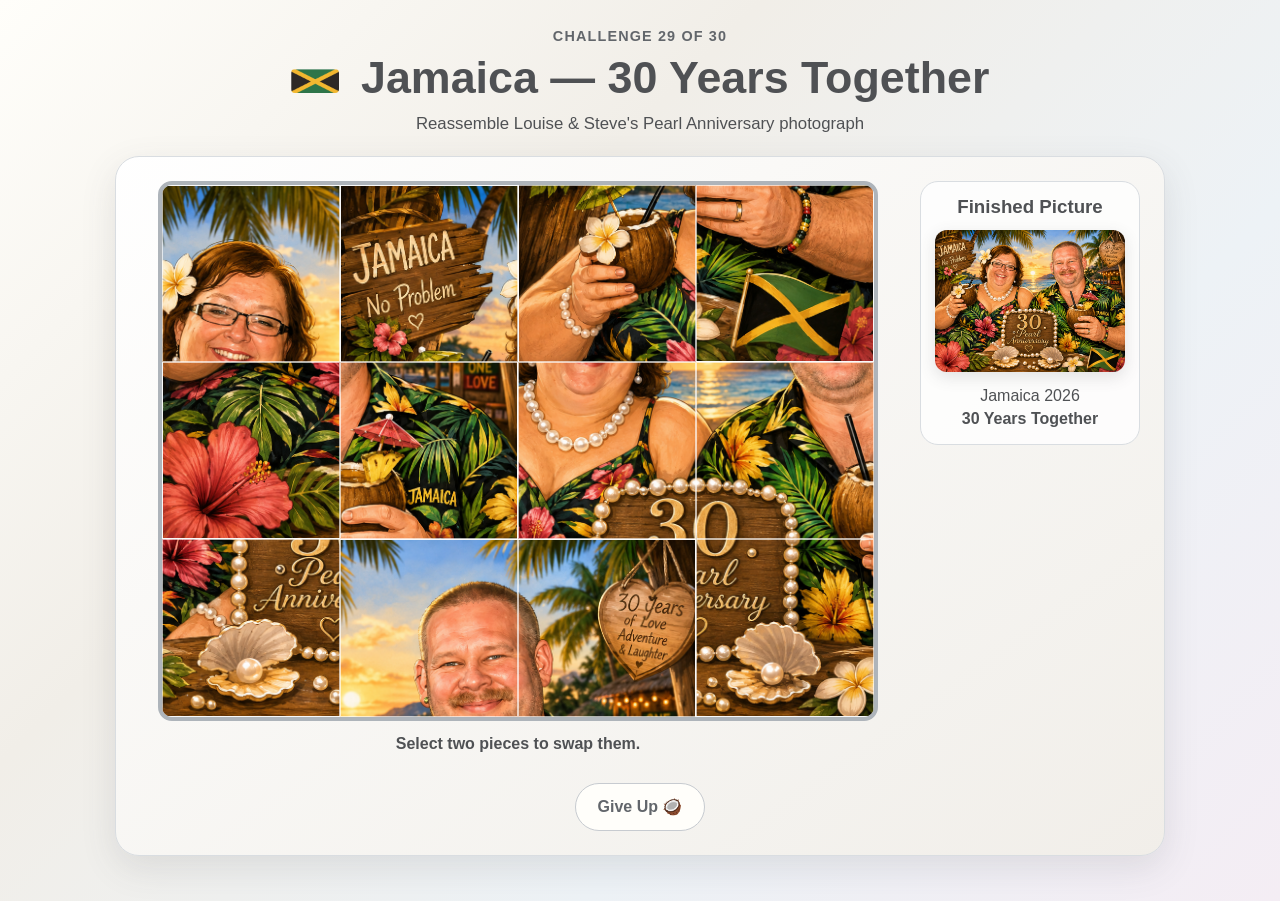
<file: games/jamaica-jigsaw/index.html>
<!DOCTYPE html>
<html lang="en">
<head>
    <meta charset="UTF-8">

    <meta
        name="viewport"
        content="width=device-width, initial-scale=1.0"
    >

    <title>Challenge 29 - Jamaica</title>

    <link rel="stylesheet" href="styles.css">
</head>

<body>

    <main class="app-shell">

        <header class="hero">

            <p class="eyebrow">
                Challenge 29 of 30
            </p>

        <h1>
            <img
            src="assets/jamaica-flag.jpg"
            alt="Jamaica flag"
            class="jamaica-flag"
        >
        Jamaica — 30 Years Together
        </h1>

            <p class="subtitle">
                Reassemble Louise & Steve's
                Pearl Anniversary photograph
            </p>

        </header>


        <section class="game-card">

            <div class="photo-puzzle-game">

                <div class="photo-puzzle-layout">

                    <div>

                        <div
                            id="puzzleGrid"
                            class="photo-puzzle-grid"
                        ></div>

                        <p
                            id="puzzleMessage"
                            class="photo-puzzle-help"
                        >
                            Select two pieces to swap them.
                        </p>

                    </div>


                    <aside class="photo-preview-card">

                        <h3>Finished Picture</h3>

                        <img
                            src="assets/jamaica-pearl-anniversary.png"
                            alt="Jamaica 2026 - 30 Years Together"
                        >

                        <p>
                            Jamaica 2026<br>
                            <strong>30 Years Together</strong>
                        </p>

                    </aside>

                </div>


                <div class="actions">

                    
                    <button
                        id="giveUp"
                        class="secondary"
                        type="button"
                    >
                        Give Up 🥥
                    </button>

                </div>

            </div>

        </section>


        
        <section
            id="resultPanel"
            class="result-panel hidden"
        >

            <h2 id="resultTitle"></h2>

            <p id="resultText"></p>

            <button
                id="continueButton"
                class="primary"
                type="button"
            >
                Continue to Final Challenge ➜
            </button>

        </section>

    </main>


    <script src="game.js"></script>

</body>
</html>
</file>
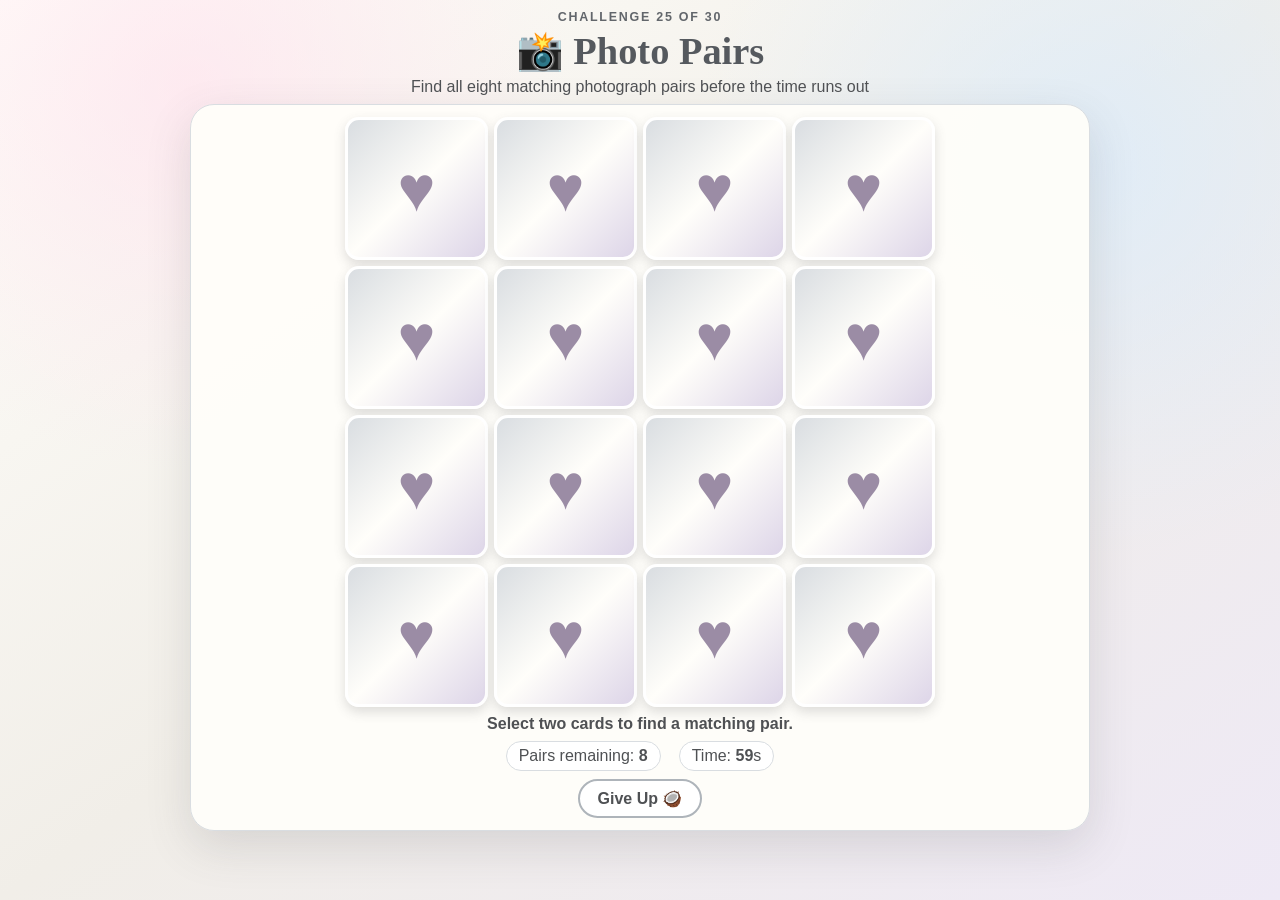
<file: games/pairs/index.html>
<!DOCTYPE html>
<html lang="en">

<head>
    <meta charset="UTF-8">

    <meta
        name="viewport"
        content="width=device-width, initial-scale=1"
    >

    <title>Challenge 24 - Pairs</title>

    <link
        rel="stylesheet"
        href="styles.css"
    >
</head>

<body>

    <main class="pairs-page">

        <header class="pairs-header">

            <p class="eyebrow">
                Challenge 25 of 30
            </p>

            <h1>📸 Photo Pairs</h1>

            <p class="subtitle">
                Find all eight matching photograph pairs before the time runs out
            </p>

        </header>

        <section class="pairs-card">

            <div
                id="pairsGrid"
                class="pairs-grid"
                aria-label="Sixteen memory cards"
            ></div>

            <p
                id="pairsMessage"
                class="pairs-message"
            >
                Select two cards to find a matching pair.
            </p>

            <div class="pairs-status">

                <span>
                    Pairs remaining:
                    <strong id="pairsRemaining">8</strong>
                </span>

                <span>
                    Time:
                    <strong id="timer">60</strong>s
                </span>

            </div>

            <div class="actions">

                <button
                    id="giveUpButton"
                    class="secondary"
                    type="button"
                >
                    Give Up 🥥
                </button>

            </div>

            
        </section>

        <section
            id="resultPanel"
            class="result-panel hidden"
        >

            <h2 id="resultTitle"></h2>

            <p id="resultText"></p>

            <button
                id="keepPlayingButton"
                class="primary hidden"
                type="button"
            >
            Keep Playing
            </button>

            <button
                id="continueButton"
                class="primary"
                type="button"
            >
                Continue Challenge ➜
            </button>

        </section>

    </main>

    <script src="game.js"></script>

</body>

</html>
</file>
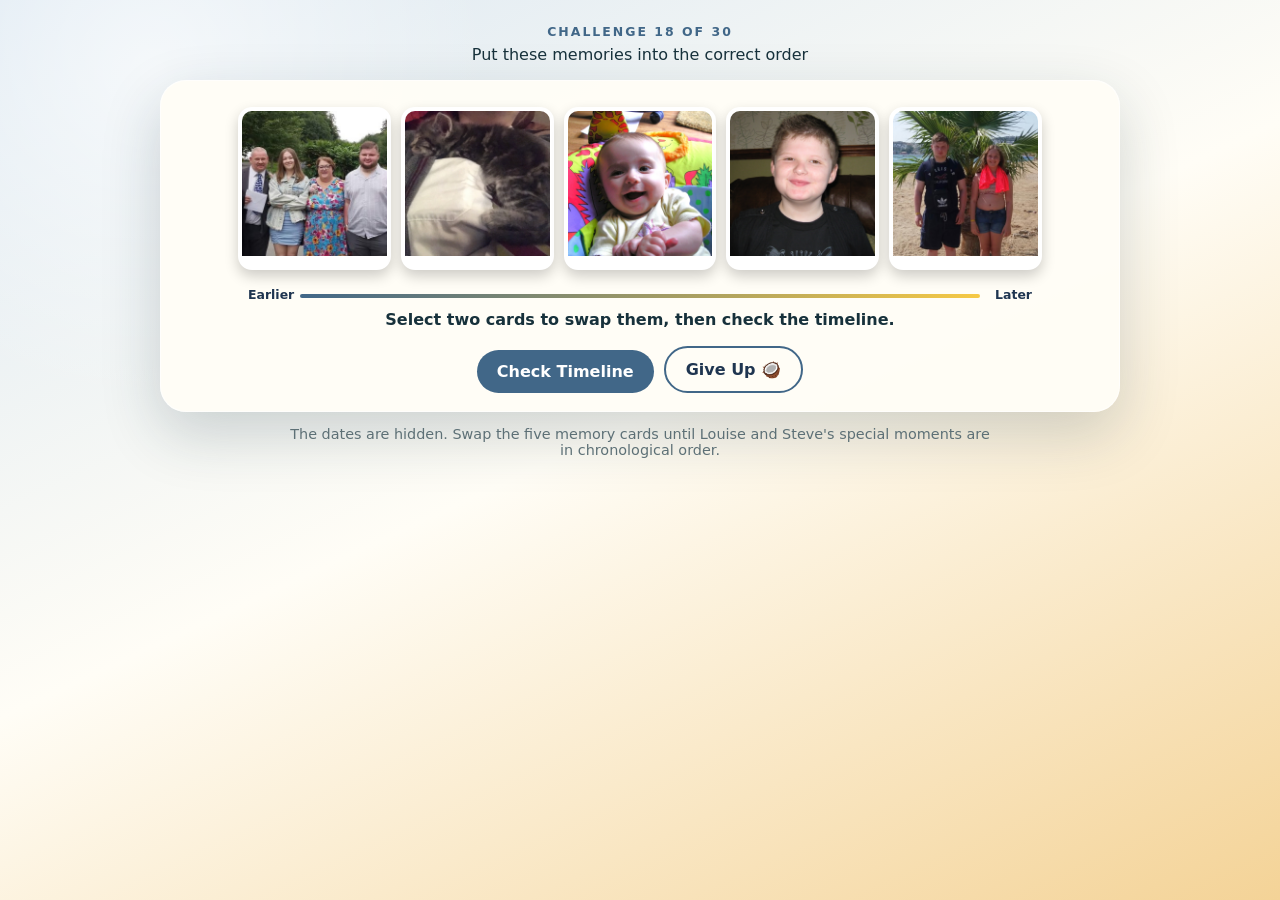
<file: games/timeline/index.html>
<!DOCTYPE html>
<html lang="en">
<head>
    <meta charset="UTF-8">

    <meta
        name="viewport"
        content="width=device-width, initial-scale=1.0"
    >

    <title>Challenge 18 - Through the Years</title>

    <link rel="stylesheet" href="styles.css">
</head>

<body>

    <main class="app-shell">

        <header class="hero">

            <p class="eyebrow">
                Challenge 18 of 30
            </p>

            <h1 style="display:none;">Through the Years</h1>

            <p class="subtitle">
                Put these memories into the correct order
            </p>

        </header>


        <section class="game-card">

            <div class="timeline-game">


                <p class="mobile-timeline-instruction">
                    Choose a number for each memory<br>
                    <strong>1 = Earliest &nbsp; • &nbsp; 5 = Latest</strong>
                </p>

                <div
                    id="timelineCards"
                    class="timeline-cards"
                >
                <div
                    id="mobileTimelineActions"
                    class="mobile-timeline-actions"
                ></div>
            </div>


                <div class="timeline-line">
                    <span>Earlier</span>
                    <span>Later</span>
                </div>


                <p
                    id="timelineMessage"
                    class="timeline-message"
                >
                    Select two memory cards to swap them.
                </p>


                <div class="actions">

                    <button
                        id="checkTimeline"
                        class="primary timeline-check-button"
                        type="button"
                    >
                        Check Timeline
                    </button>

                    <button
                        id="giveUp"
                        class="secondary"
                        type="button"
                    >
                        Give Up 🥥
                    </button>

                </div>

            </div>

        </section>


        <p class="hint">
            The dates are hidden. Swap the five memory cards
            until Louise and Steve's special moments are in
            chronological order.
        </p>


        <section
            id="resultPanel"
            class="result-panel hidden"
        >

            <h2 id="resultTitle"></h2>

            <p id="resultText"></p>

            <button
                id="continueButton"
                class="primary"
                type="button"
            >
                Continue the Anniversary Challenge
            </button>

        </section>

    </main>


    <script src="game.js"></script>

</body>
</html>
</file>
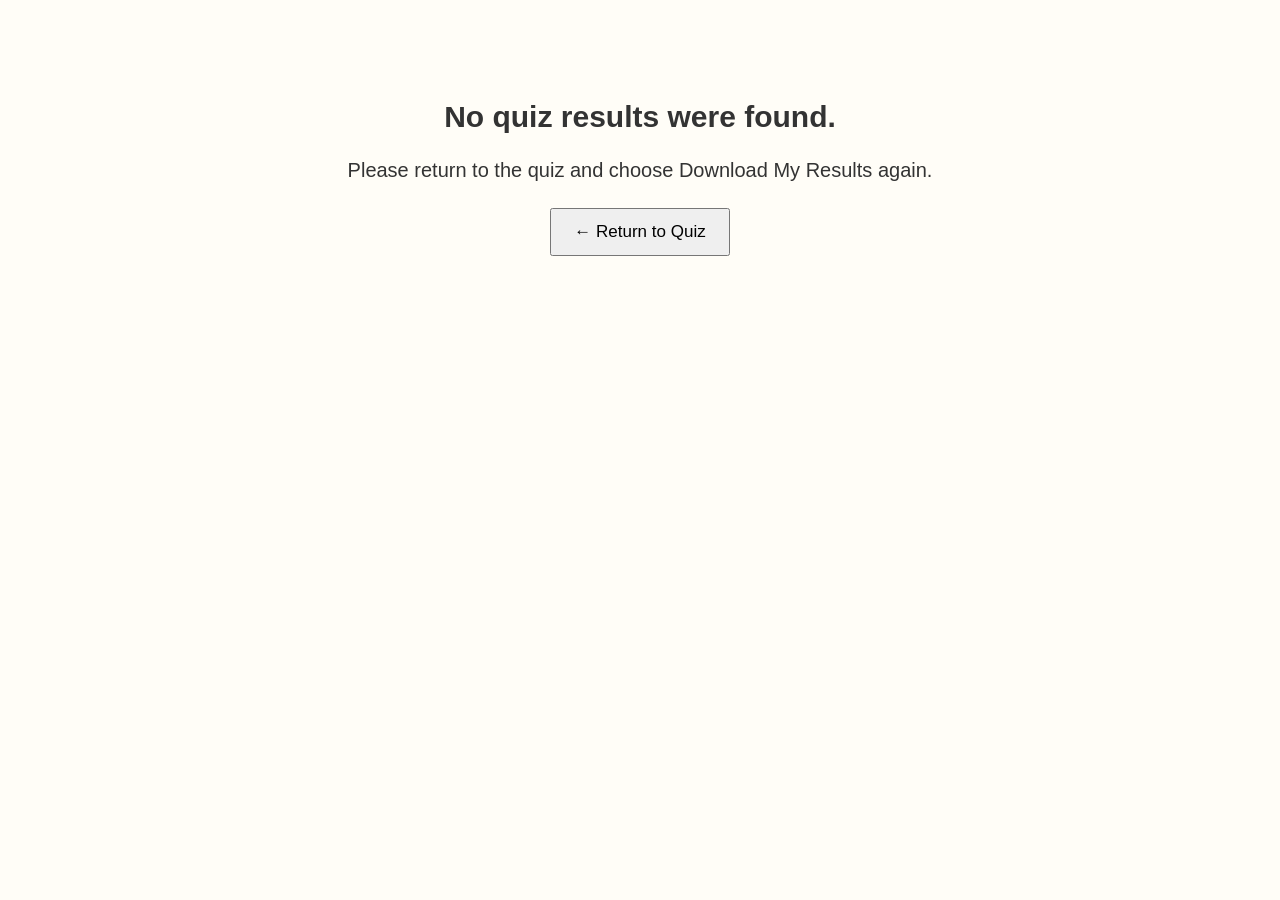
<file: results.html>
<!DOCTYPE html>
<html lang="en">

<head>
    <meta charset="UTF-8">

    <meta
        name="viewport"
        content="width=device-width, initial-scale=1.0"
    >

    <title>Pearl Anniversary Quiz Results</title>

    <style>

        body {
            font-family: Arial, sans-serif;
            max-width: 800px;
            margin: 30px auto;
            padding: 20px;
            color: #333;
            background: #fffdf7;
        }

        .results-sheet {
            border: 4px solid #d4af37;
            padding: 30px;
            border-radius: 15px;
            background: white;
        }

        h1 {
            color: #8a6515;
            text-align: center;
            font-size: 1.8rem;
        }

        .score {
            text-align: center;
            font-size: 26px;
            font-weight: bold;
            color: #8a6515;
            margin: 20px 0;
        }

        .question-result {
            border-bottom: 1px solid #ccc;
            padding: 15px 0;
            page-break-inside: avoid;
        }

        .question-result h3 {
            color: #8a6515;
        }

        .correct {
            color: #198754;
            font-weight: bold;
        }

        .incorrect {
            color: #b02a37;
            font-weight: bold;
        }

        .footer {
            text-align: center;
            margin-top: 30px;
            font-style: italic;
        }

        .results-buttons {
            text-align: center;
            margin: 25px 0;
        }

        button {
            margin: 6px;
            padding: 12px 22px;
            font-size: 17px;
            cursor: pointer;
        }

        .no-results {
            text-align: center;
            font-size: 20px;
            margin-top: 50px;
        }

        @media print {

            .results-buttons {
                display: none;
            }

            body {
                margin: 0;
                padding: 0;
            }

            .results-sheet {
                border: none;
            }
        }

    </style>
</head>

<body>

    <div id="resultsContainer"></div>

    <script>

        const savedResults =
            localStorage.getItem("pearlQuizResults");

        const container =
            document.getElementById("resultsContainer");

        if (!savedResults) {

            container.innerHTML = `
                <div class="no-results">
                    <h2>No quiz results were found.</h2>

                    <p>
                        Please return to the quiz and choose
                        Download My Results again.
                    </p>

                    <button onclick="window.close()">
                        ← Return to Quiz
                    </button>
                </div>
            `;

        } else {

            const data = JSON.parse(savedResults);

            let questionResults = "";

            data.results.forEach((result, index) => {

    if (result.type === "game") {

        questionResults += `
            <div class="question-result">

                <h3>
                    Challenge ${index + 1}: ${result.name}
                </h3>

                <p class="${result.result === "cocktail"
                    ? "correct"
                    : "incorrect"}">

                    ${result.result === "cocktail"
                        ? "🍹 Cocktail"
                        : "🥥 Coconut"}

                </p>

            </div>
        `;

    } else {

        questionResults += `
            <div class="question-result">

                <h3>
                    Challenge ${index + 1}: ${result.question}
                </h3>

                <p>
                    <strong>Your answer:</strong>
                    ${result.selectedAnswer}
                </p>

                <p>
                    <strong>Correct answer:</strong>
                    ${result.correctAnswer}
                </p>

                <p class="${result.result === "cocktail"
                    ? "correct"
                    : "incorrect"}">

                    ${result.result === "cocktail"
                        ? "🍹 Cocktail"
                        : "🥥 Coconut"}

                </p>

            </div>
        `;
    }
});

            container.innerHTML = `

                <div class="results-sheet">

                    <h1>
                        🥂 Louise & Steve’s
                        Pearl Anniversary Challenge 🥂
                    </h1>

                    <div class="score">

                        ${data.playerName}<br>

                        🍹 ${data.cocktails}
                        ${data.cocktails === 1 ? "Cocktail" : "Cocktails"}
                        &nbsp; · &nbsp;
                        🥥 ${data.coconuts}
                        ${data.coconuts === 1 ? "Coconut" : "Coconuts"}

                    </div>

                    ${questionResults}

                    <div class="footer">

                        🤍 Thank you for celebrating
                        Louise & Steve’s<br>
                        Pearl Wedding Anniversary.

                    </div>

                </div>

                <div class="results-buttons">

                    <button onclick="window.print()">
                        🖨️ Print / Save as PDF
                    </button>

                    <button onclick="window.close()">
                        ← Return to Quiz
                    </button>

                </div>
            `;
        }

    </script>

</body>

</html>
</file>
<file: games/jamaica-jigsaw/styles.css>
* {
    box-sizing: border-box;
}

body {
    margin: 0;
    min-height: 100vh;
    font-family: Arial, Helvetica, sans-serif;
    color: #4f5154;

    background:
        linear-gradient(
            135deg,
            #fffefa 0%,
            #f1eee8 35%,
            #edf2f6 68%,
            #f4edf4 100%
        );
}

.app-shell {
    width: min(100% - 24px, 1050px);
    margin: 0 auto;
    padding: 28px 0 45px;
}

.hero {
    text-align: center;
    margin-bottom: 22px;
}

.eyebrow {
    margin: 0 0 8px;
    font-size: 0.9rem;
    font-weight: 700;
    letter-spacing: 0.08em;
    text-transform: uppercase;
    color: #62666b;
}

.hero h1 {
    margin: 0;
    font-size: clamp(1.8rem, 5vw, 2.8rem);
    line-height: 1.15;
}

.subtitle {
    margin: 10px 0 0;
    font-size: 1.05rem;
}

.game-card {
    padding: 24px;
    border: 1px solid #d9dde1;
    border-radius: 24px;

    background:
        linear-gradient(
            145deg,
            rgba(255, 255, 255, 0.96),
            rgba(241, 238, 232, 0.92)
        );

    box-shadow:
        0 12px 35px rgba(79, 81, 84, 0.13);
}

.photo-puzzle-layout {
    display: grid;
    grid-template-columns: minmax(0, 1fr) 220px;
    gap: 24px;
    align-items: start;
}

/* ==============================
   12-piece jigsaw
   4 columns × 3 rows
   ============================== */

.photo-puzzle-grid {
    display: grid;
    grid-template-columns: repeat(4, 1fr);

    width: 100%;
    max-width: 720px;
    aspect-ratio: 4 / 3;

    margin: 0 auto;

    border: 4px solid #aeb4ba;
    border-radius: 14px;
    overflow: hidden;

    background: #d9dde1;
}

.puzzle-piece {
    position: relative;
    width: 100%;
    height: 100%;

    border: 1px solid rgba(255, 255, 255, 0.65);

    background-image:
        url("assets/jamaica-pearl-anniversary.png");

    background-repeat: no-repeat;
    background-size: 400% 300%;

    cursor: pointer;

    transition:
        transform 0.15s ease,
        box-shadow 0.15s ease,
        filter 0.15s ease;
}

.puzzle-piece:hover {
    filter: brightness(1.06);
}

.puzzle-piece.selected {
    z-index: 2;

    box-shadow:
        inset 0 0 0 5px #f0c94d;

    transform: scale(0.96);
}

.puzzle-piece.correct {
    box-shadow:
        inset 0 0 0 4px #4caf50;
}

.puzzle-piece.wrong {
    box-shadow:
        inset 0 0 0 4px #d9534f;
}
/* Hide the piece lines once the jigsaw is complete */
.photo-puzzle-grid.completed .puzzle-piece {
    border: none;
}
.photo-puzzle-help {
    min-height: 24px;
    margin: 14px 0 0;
    text-align: center;
    font-weight: 700;
}

/* ==============================
   Preview
   ============================== */

.photo-preview-card {
    padding: 14px;

    border: 1px solid #d9dde1;
    border-radius: 18px;

    background: rgba(255, 255, 255, 0.78);

    text-align: center;
}

.photo-preview-card h3 {
    margin: 0 0 12px;
}

.photo-preview-card img {
    display: block;
    width: 100%;
    height: auto;

    border-radius: 12px;

    box-shadow:
        0 5px 16px rgba(79, 81, 84, 0.16);
}

.photo-preview-card p {
    margin: 12px 0 0;
    line-height: 1.45;
}

/* ==============================
   Buttons
   ============================== */

.actions {
    display: flex;
    justify-content: center;
    flex-wrap: wrap;
    gap: 12px;

    margin-top: 24px;
}

button {
    font: inherit;
}

.primary,
.secondary {
    min-height: 48px;
    padding: 11px 22px;

    border-radius: 999px;

    font-weight: 700;
    cursor: pointer;
}

.primary {
    border: 1px solid #8f969c;

    background:
        linear-gradient(
            135deg,
            #d9dde1,
            #fffefa
        );

    color: #3f4245;
}

.secondary {
    border: 1px solid #c7cbd0;
    background: #fffefa;
    color: #62666b;
}

.primary:hover,
.secondary:hover {
    transform: translateY(-1px);
}

.primary:disabled,
.secondary:disabled {
    cursor: default;
    opacity: 0.55;
    transform: none;
}

/* ==============================
   Hint and result
   ============================== */

.hint {
    max-width: 760px;
    margin: 18px auto 0;

    text-align: center;
    line-height: 1.5;
    color: #62666b;
}

.result-panel {
    margin-top: 22px;
    padding: 22px;

    border: 1px solid #d9dde1;
    border-radius: 20px;

    background: rgba(255, 255, 255, 0.88);

    text-align: center;

    box-shadow:
        0 8px 24px rgba(79, 81, 84, 0.1);
}

.result-panel h2 {
    margin-top: 0;
}

.hidden {
    display: none !important;
}

/* ==============================
   Mobile
   ============================== */

@media (max-width: 700px) {

    .app-shell {
        width: min(100% - 16px, 1050px);
        padding-top: 18px;
    }

    .game-card {
        padding: 14px;
        border-radius: 18px;
    }

    .photo-puzzle-layout {
        display: flex;
        flex-direction: column;
        gap: 18px;
    }

    .photo-puzzle-layout > div {
        width: 100%;
    }

    .photo-puzzle-grid {
        width: 100%;
        max-width: 100%;
    }

    .photo-preview-card {
        width: min(100%, 300px);
        margin: 0 auto;
    }

    .actions {
        margin-top: 18px;
    }

    .primary,
    .secondary {
        width: 100%;
    }
}
.jamaica-flag {
    width: 48px;
    height: auto;
    vertical-align: middle;
    margin-right: 10px;
    border-radius: 4px;
}
</file>
<file: games/pairs/styles.css>
* {
    box-sizing: border-box;
}

:root {
    --silver-deep: #62666b;
    --silver: #aeb4ba;
    --silver-light: #d9dde1;
    --pearl: #f1eee8;
    --ivory: #fffefa;
    --text: #4f5154;
}

body {
    margin: 0;
    min-height: 100vh;
    padding: 24px 12px 40px;

    font-family:
        Arial,
        Helvetica,
        sans-serif;

    color: var(--text);

    background:
        radial-gradient(
            circle at 15% 10%,
            rgba(255, 220, 235, 0.55),
            transparent 28%
        ),
        radial-gradient(
            circle at 85% 18%,
            rgba(215, 235, 255, 0.65),
            transparent 30%
        ),
        linear-gradient(
            145deg,
            #fffefa,
            #f1eee8 50%,
            #eee9f5
        );
}

.pairs-page {
    width: min(900px, 96vw);
    margin: 0 auto;
}

.pairs-header {
    margin-bottom: 18px;
    text-align: center;
}

.eyebrow {
    margin: 0 0 8px;

    color: var(--silver-deep);

    font-size: 0.78rem;
    font-weight: 800;

    text-transform: uppercase;
    letter-spacing: 0.14em;
}

h1 {
    margin: 0;

    color: #55595e;

    font-family: Georgia, serif;
    font-size: clamp(2rem, 5vw, 3rem);
}

.subtitle {
    margin: 8px 0 0;
    font-size: 1rem;
}

.pairs-card {
    padding: 22px;

    border: 1px solid var(--silver-light);
    border-radius: 24px;

    background: rgba(255, 254, 250, 0.94);

    box-shadow:
        0 16px 45px rgba(80, 80, 90, 0.16);
}

.pairs-grid {
    display: grid;
    grid-template-columns: repeat(4, 1fr);

    width: min(
        100%,
        700px,
        calc((100vh - 300px) * 1)
    );

    margin: 0 auto;

    gap: 8px;
}

.pairs-card-button {
    position: relative;

    aspect-ratio: 1;

    padding: 0;
    overflow: hidden;

    border: 3px solid #ffffff;
    border-radius: 14px;

    background:
        linear-gradient(
            135deg,
            #d9dde1,
            #fffefa,
            #ddd5e8
        );

    cursor: pointer;

    box-shadow:
        0 5px 12px rgba(70, 70, 80, 0.18);

    transition:
        transform 0.18s,
        box-shadow 0.18s;
}

.pairs-card-button::after {
    content: "♥";

    position: absolute;
    inset: 0;

    display: grid;
    place-items: center;

    color: #9b8ca5;

    font-size: clamp(2rem, 6vw, 4rem);
}

.pairs-card-button:hover {
    transform: translateY(-2px);
}

.pairs-card-button.flipped {
    background-image: var(--pair-image);
    background-size: cover;
    background-position: center;
}

.pairs-card-button.flipped::after {
    display: none;
}

.pairs-card-button.matched {
    border-color: #8ea99b;

    box-shadow:
        0 0 0 3px rgba(142, 169, 155, 0.25);
}

.pairs-message {
    min-height: 24px;

    margin: 18px 0 10px;

    font-weight: 700;
    text-align: center;
}

.pairs-status {
    display: flex;
    flex-wrap: wrap;
    justify-content: center;

    gap: 18px;

    text-align: center;
}

.pairs-status span {
    padding: 8px 14px;

    border: 1px solid var(--silver-light);
    border-radius: 999px;

    background: #ffffff;
}

.actions {
    display: flex;
    justify-content: center;

    margin-top: 18px;
}

button {
    font: inherit;
}

.primary,
.secondary {
    padding: 11px 20px;

    border-radius: 999px;

    cursor: pointer;
    font-weight: 800;
}

.primary {
    border: 0;

    background: var(--silver-deep);
    color: #ffffff;
}

.secondary {
    border: 2px solid var(--silver);

    background: #ffffff;
    color: var(--text);
}

.hint {
    margin: 14px 0 0;

    color: #74777b;

    font-size: 0.88rem;
    text-align: center;
}

.result-panel {
    width: min(600px, 94vw);

    margin: 20px auto 0;
    padding: 22px;

    border: 1px solid var(--silver-light);
    border-radius: 20px;

    background: var(--ivory);

    text-align: center;

    box-shadow:
        0 12px 35px rgba(80, 80, 90, 0.14);
}

.result-panel h2 {
    margin-top: 0;
}

.hidden {
    display: none !important;
}

@media (max-width: 600px) {

    body {
        padding: 14px 8px 28px;
    }

    .pairs-card {
        padding: 12px;
    }

    .pairs-grid {
        gap: 6px;
    }

    .pairs-card-button {
        border-width: 2px;
        border-radius: 9px;
    }

    .pairs-status {
        gap: 8px;
    }
}
@media (min-width: 601px) and (max-height: 900px) {

    body {
        padding-top: 10px;
        padding-bottom: 10px;
    }

    .pairs-header {
        margin-bottom: 8px;
    }

    .eyebrow {
        margin-bottom: 4px;
    }

    h1 {
        font-size: 2.4rem;
    }

    .subtitle {
        margin-top: 4px;
    }

    .pairs-card {
        padding: 12px 18px;
    }

    .pairs-grid {
        width: min(
            100%,
            620px,
            calc(100vh - 310px)
        );

        gap: 6px;
    }

    .pairs-message {
        margin: 8px 0 6px;
        min-height: 20px;
    }

    .pairs-status span {
        padding: 5px 12px;
    }

    .actions {
        margin-top: 8px;
    }

    .primary,
    .secondary {
        padding: 8px 18px;
    }

    .hint {
        margin-top: 7px;
    }
}
</file>
<file: games/timeline/styles.css>
* {
    box-sizing: border-box;
}

:root {
    --ink: #17313b;
    --paper: #fffdf6;
    --sea: #416788;
    --sea-dark: #1f3550;
    --gold: #f6c945;
    --green: #2d8b57;
}

body {
    margin: 0;
    min-height: 100vh;

    font-family:
        Inter,
        system-ui,
        -apple-system,
        "Segoe UI",
        sans-serif;

    color: var(--ink);

    background:
        radial-gradient(
            circle at 12% 8%,
            rgba(255, 255, 255, 0.65),
            transparent 24%
        ),
        linear-gradient(
            155deg,
            #dce8f2,
            #fffdf6 48%,
            #f4d397
        );
}

.app-shell {
    width: min(960px, 94vw);
    margin: auto;
    padding: 24px 0 48px;
}

.hero {
    margin-bottom: 16px;
    text-align: center;
}

.hero h1 {
    margin: 2px 0 4px;

    font-family: Georgia, serif;
    font-size: clamp(2rem, 5vw, 3.6rem);

    color: var(--sea-dark);
}

.eyebrow {
    margin: 0;

    color: var(--sea);

    font-size: 0.78rem;
    font-weight: 900;

    text-transform: uppercase;
    letter-spacing: 0.16em;
}

.subtitle {
    margin: 6px 0 12px;
}


/* Main game area */

.game-card {
    padding: 18px;

    border: 1px solid rgba(255, 255, 255, 0.7);
    border-radius: 26px;

    background: rgba(255, 253, 246, 0.95);

    box-shadow:
        0 22px 60px rgba(23, 49, 59, 0.2);
}


/* Timeline */

.timeline-game {
    width: min(100%, 820px);
    margin: 0 auto;

    text-align: center;
}

.timeline-cards {
    display: grid;

    grid-template-columns:
        repeat(5, minmax(120px, 1fr));

    gap: 10px;

    padding: 8px;
}

.timeline-card {
    overflow: hidden;

    padding: 0 0 10px;

    border: 4px solid #ffffff;
    border-radius: 14px;

    background: #ffffff;
    color: var(--sea-dark);

    cursor: pointer;

    box-shadow:
        0 6px 14px rgba(0, 0, 0, 0.2);

    transition:
        transform 0.2s,
        border-color 0.2s,
        box-shadow 0.2s;
}

.timeline-card img {
    display: block;

    width: 100%;
    aspect-ratio: 1;

    object-fit: cover;
}

.timeline-card-title {
    display: none;

    min-height: 42px;
    padding: 8px 5px 2px;

    font-family: Georgia, serif;
    font-size: 0.92rem;
    font-weight: 800;
    line-height: 1.1;
}

.timeline-card-date {
    display: none;

    margin: 4px 8px 0;
    padding: 4px;

    border-radius: 999px;

    background: #e9edf1;
    color: #637281;

    font-size: 0.8rem;
    font-weight: 900;
}

.timeline-card-date::before {
    content: "Date hidden";
}

.timeline-card-date.revealed::before {
    content: none;
}
.timeline-card-date.revealed {
    display: block;
}

.timeline-card.selected {
    transform: translateY(-8px);

    border-color: var(--gold);

    box-shadow:
        0 0 0 3px var(--sea),
        0 10px 20px rgba(0, 0, 0, 0.25);
}

.timeline-card.correct {
    border-color: var(--green);

    box-shadow:
        0 0 0 3px var(--green),
        0 7px 16px rgba(0, 0, 0, 0.2);
}

.timeline-card.wrong {
    animation: timeline-wrong 0.4s ease;
}

@keyframes timeline-wrong {
    25% {
        transform: translateX(-6px);
    }

    50% {
        transform: translateX(6px);
    }

    75% {
        transform: translateX(-4px);
    }
}


/* Earlier -> Later line */

.timeline-line {
    position: relative;

    display: flex;
    justify-content: space-between;

    margin: 9px 18px 5px;

    color: var(--sea-dark);

    font-size: 0.78rem;
    font-weight: 900;
}

.timeline-line::before {
    position: absolute;

    top: 50%;
    right: 52px;
    left: 52px;

    height: 4px;

    border-radius: 999px;

    background:
        linear-gradient(
            90deg,
            var(--sea),
            var(--gold)
        );

    content: "";
}

.timeline-message {
    min-height: 24px;
    margin: 8px 0;

    font-weight: 700;
}


/* Buttons */

.actions {
    display: flex;
    flex-wrap: wrap;
    justify-content: center;

    margin-top: 12px;

    gap: 10px;
}

button {
    cursor: pointer;
    font: inherit;
}

.primary,
.secondary {
    padding: 12px 20px;

    border-radius: 999px;

    font-weight: 800;
}

.primary {
    border: 0;

    background: var(--sea);
    color: white;
}

.secondary {
    border: 2px solid var(--sea);

    background: transparent;
    color: var(--sea-dark);
}

.timeline-check-button {
    margin-top: 4px;
}


/* Help text */

.hint {
    margin: 14px auto 0;

    max-width: 700px;

    color: #5d7076;

    font-size: 0.9rem;
    text-align: center;
}


/* Completion result */

.result-panel {
    width: min(560px, 94vw);

    margin: 20px auto 0;
    padding: 22px;

    border: 4px solid #ffffff;
    border-radius: 20px;

    background: var(--paper);

    text-align: center;

    box-shadow:
        0 12px 30px rgba(23, 49, 59, 0.18);
}

.result-panel h2 {
    margin: 0 0 10px;

    color: var(--sea-dark);

    font-family: Georgia, serif;
}

.result-panel p {
    line-height: 1.5;
}

.result-panel .primary {
    margin-top: 8px;
}

.hidden {
    display: none !important;
}

.mobile-timeline-instruction {
    display: none;
}

.timeline-number-choices {
    display: none;
}

/* Mobile */

@media (max-width: 700px) {

    .timeline-number-choices {
    display: flex;
    justify-content: center;
    gap: 4px;
    padding: 6px 4px 0;
}

.timeline-number-button {
    width: 28px;
    height: 28px;
    padding: 0;

    border: 2px solid var(--sea);
    border-radius: 50%;

    background: white;
    color: var(--sea-dark);

    font-size: 0.8rem;
    font-weight: 900;
}

.timeline-number-button.selected {
    background: var(--sea);
    color: white;
}

    .mobile-timeline-instruction {
    display: block;
    margin: 0 0 8px;
    font-size: 0.9rem;
    line-height: 1.4;
    text-align: center;
    }
    .app-shell {
        width: 96vw;
        padding-top: 14px;
    }

    .game-card {
        padding: 10px;

        border-radius: 18px;
    }

    .timeline-game {
        overflow-x: auto;
    }

.timeline-cards {
    width: 100%;
    grid-template-columns: repeat(2, 1fr);
}

.mobile-timeline-actions {
    display: flex;
    align-items: center;
    justify-content: center;
    padding: 8px;
}

.mobile-timeline-actions .actions {
    display: flex;
    flex-direction: column;
    flex-wrap: nowrap;
    width: 100%;
    margin: 0;
    gap: 12px;
}

.mobile-timeline-actions .primary,
.mobile-timeline-actions .secondary {
    width: 100%;
    padding: 12px 8px;
}

.mobile-timeline-actions .timeline-check-button {
    margin-top: 0;
}

    .timeline-line {
    display: none;
}
.timeline-message {
    display: block;
    min-height: 0;
    margin: 8px 0 0;
    font-size: 0.78rem;
    line-height: 1.25;
    text-align: center;
}
}
@media (max-width: 650px) {
    .hint {
        display: none;
    }
}
</file>
